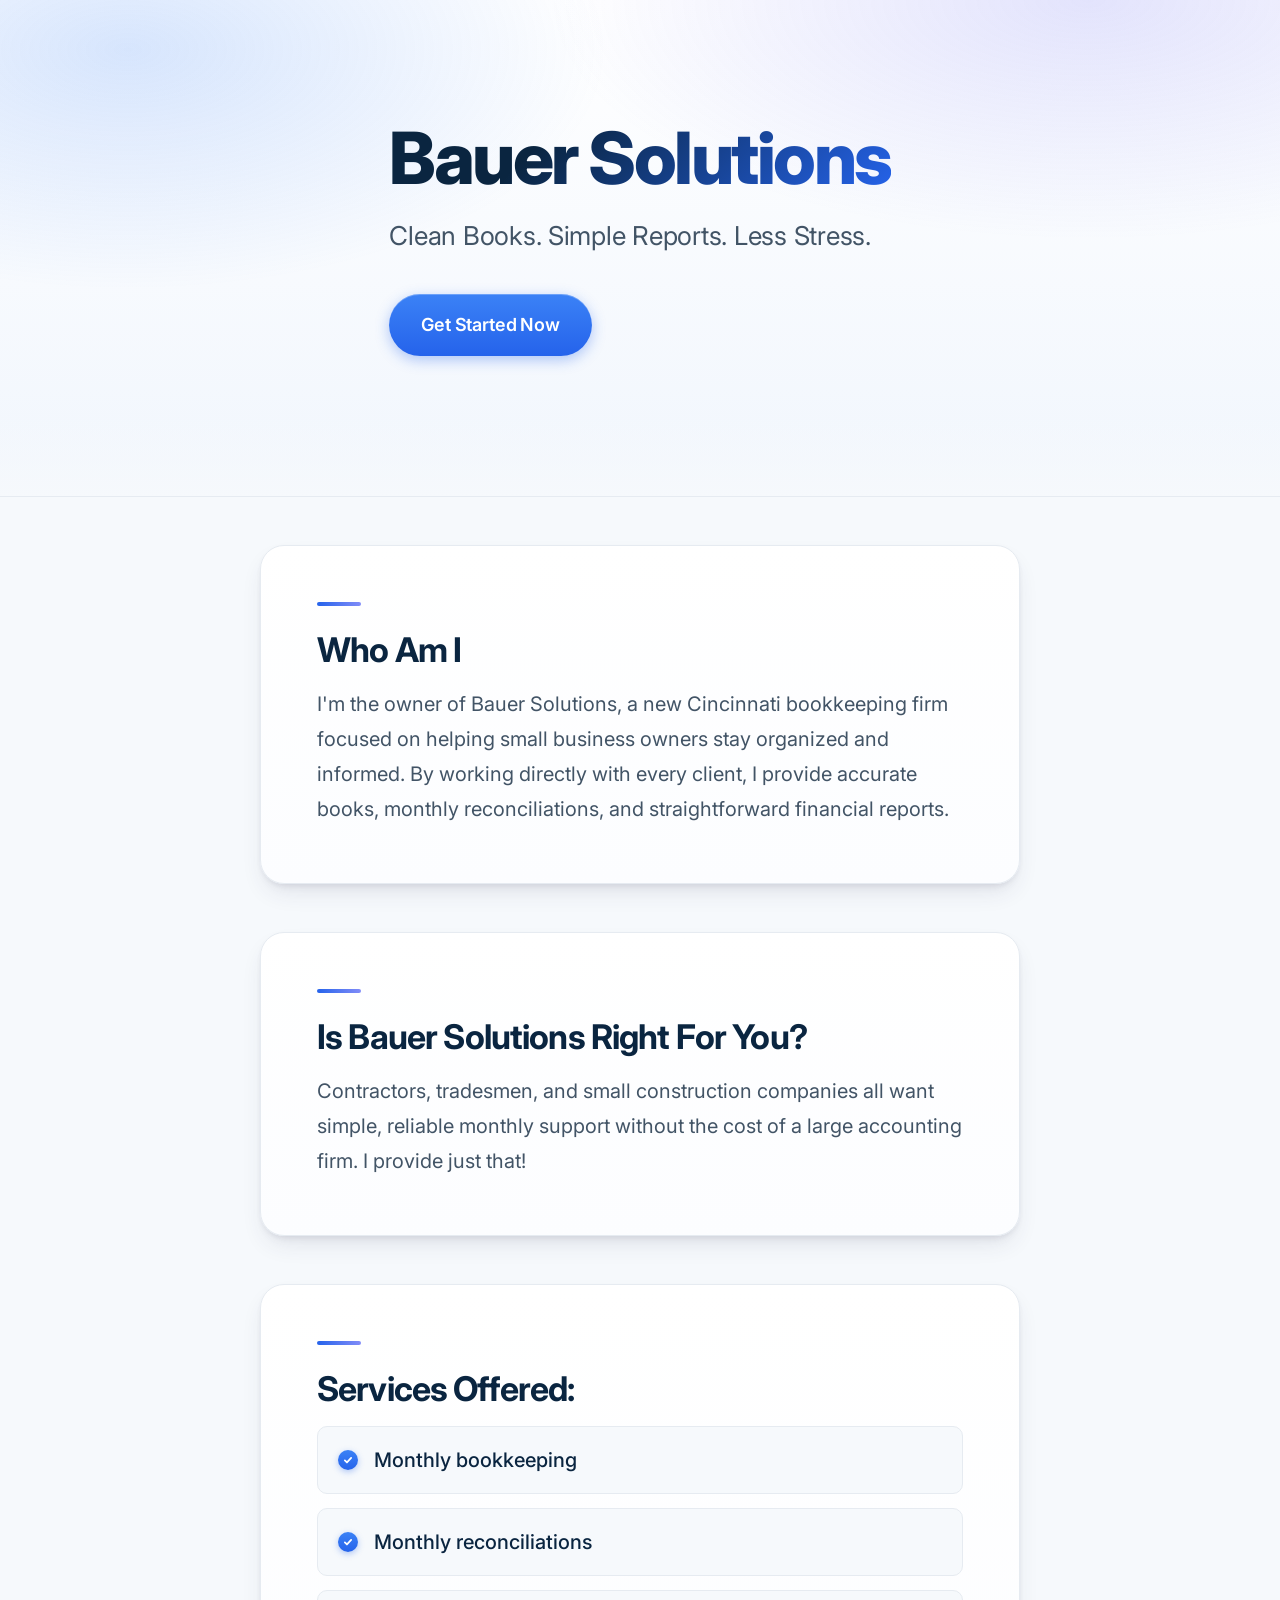
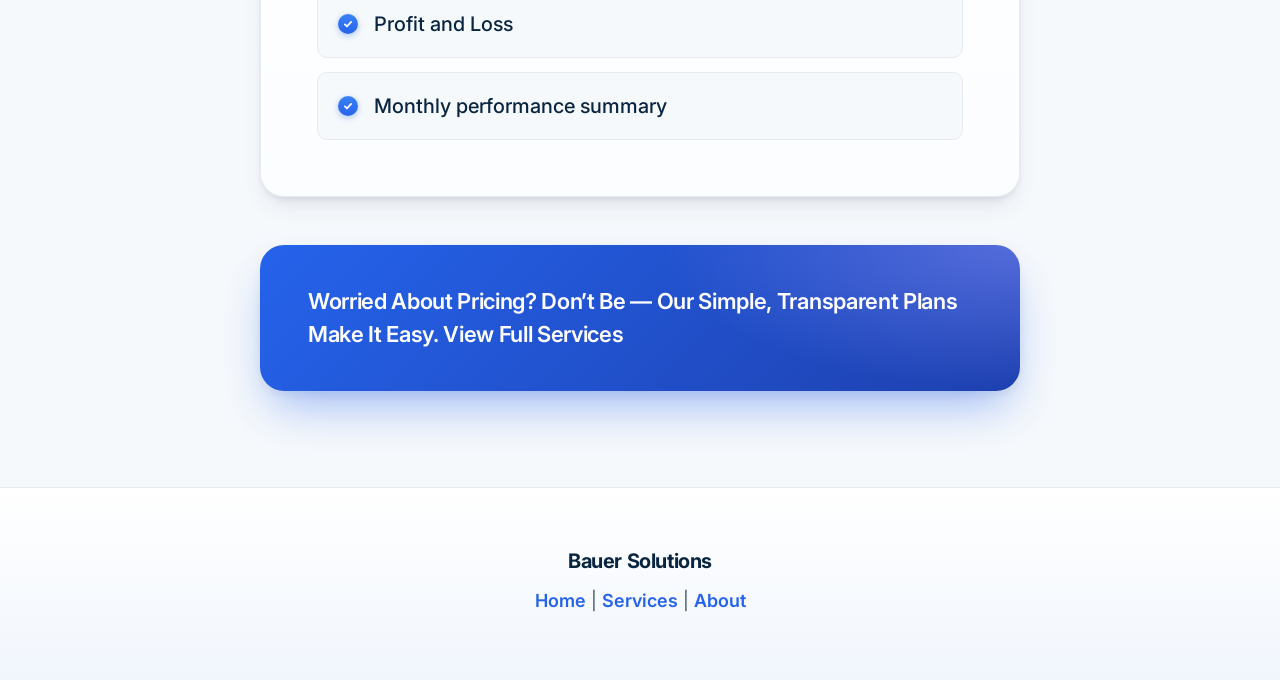
<file: index.html>
<!DOCTYPE html>
<html lang="en">
<head>
  <meta charset="UTF-8">
  <meta name="viewport" content="width=device-width, initial-scale=1.0">
  <title>Bauer Solutions</title>
  <link rel="icon" href="/assets/favicon.ico">
  <link rel="preconnect" href="https://fonts.googleapis.com">
  <link rel="preconnect" href="https://fonts.gstatic.com" crossorigin>
  <link href="https://fonts.googleapis.com/css2?family=Inter:wght@400;500;600;700;800&display=swap" rel="stylesheet">
  <link rel="stylesheet" href="style.css">
</head>
<body>

  <header class="hero">
    <div class="header-flex">
      <div class="hero-text">
        <h1>Bauer Solutions</h1>
        <p>Clean Books. Simple Reports. Less Stress.</p>
        <a class="cta-button" href="about.html">Get Started Now</a>
      </div>
    </div>
  </header>

  <main>
    <section class="section">
      <h2>Who Am I</h2>
      <p>I'm the owner of Bauer Solutions, a new Cincinnati bookkeeping firm focused on helping small business owners stay organized and informed. By working directly with every client, I provide accurate books, monthly reconciliations, and straightforward financial reports. </p>
    </section>

    <section class="section">
      <h2>Is Bauer Solutions Right For You?</h2>
      <p>Contractors, tradesmen, and small construction companies all want simple, reliable monthly support without the cost of a large accounting firm. I provide just that!</p>
    </section>

    <section class="section">
      <h2>Services Offered:</h2>
      <ul>
        <li>Monthly bookkeeping</li>
        <li>Monthly reconciliations</li>
        <li>Profit and Loss</li>
        <li>Monthly performance summary</li>
      </ul>
    </section>

    <section class="section-wide">
      <a class="pricing-banner" href="services.html">Worried About Pricing? Don’t Be — Our Simple, Transparent Plans Make It Easy. View Full Services</a>
    </section>
  </main>

<footer class="footer">
    <p>Bauer Solutions</p>
    <a class="nav-link" href="index.html">Home</a>
    |
    <a class="nav-link" href="services.html">Services</a>
    |
    <a class="nav-link" href="about.html">About</a>
  </footer>

</body>
</html>
</file>
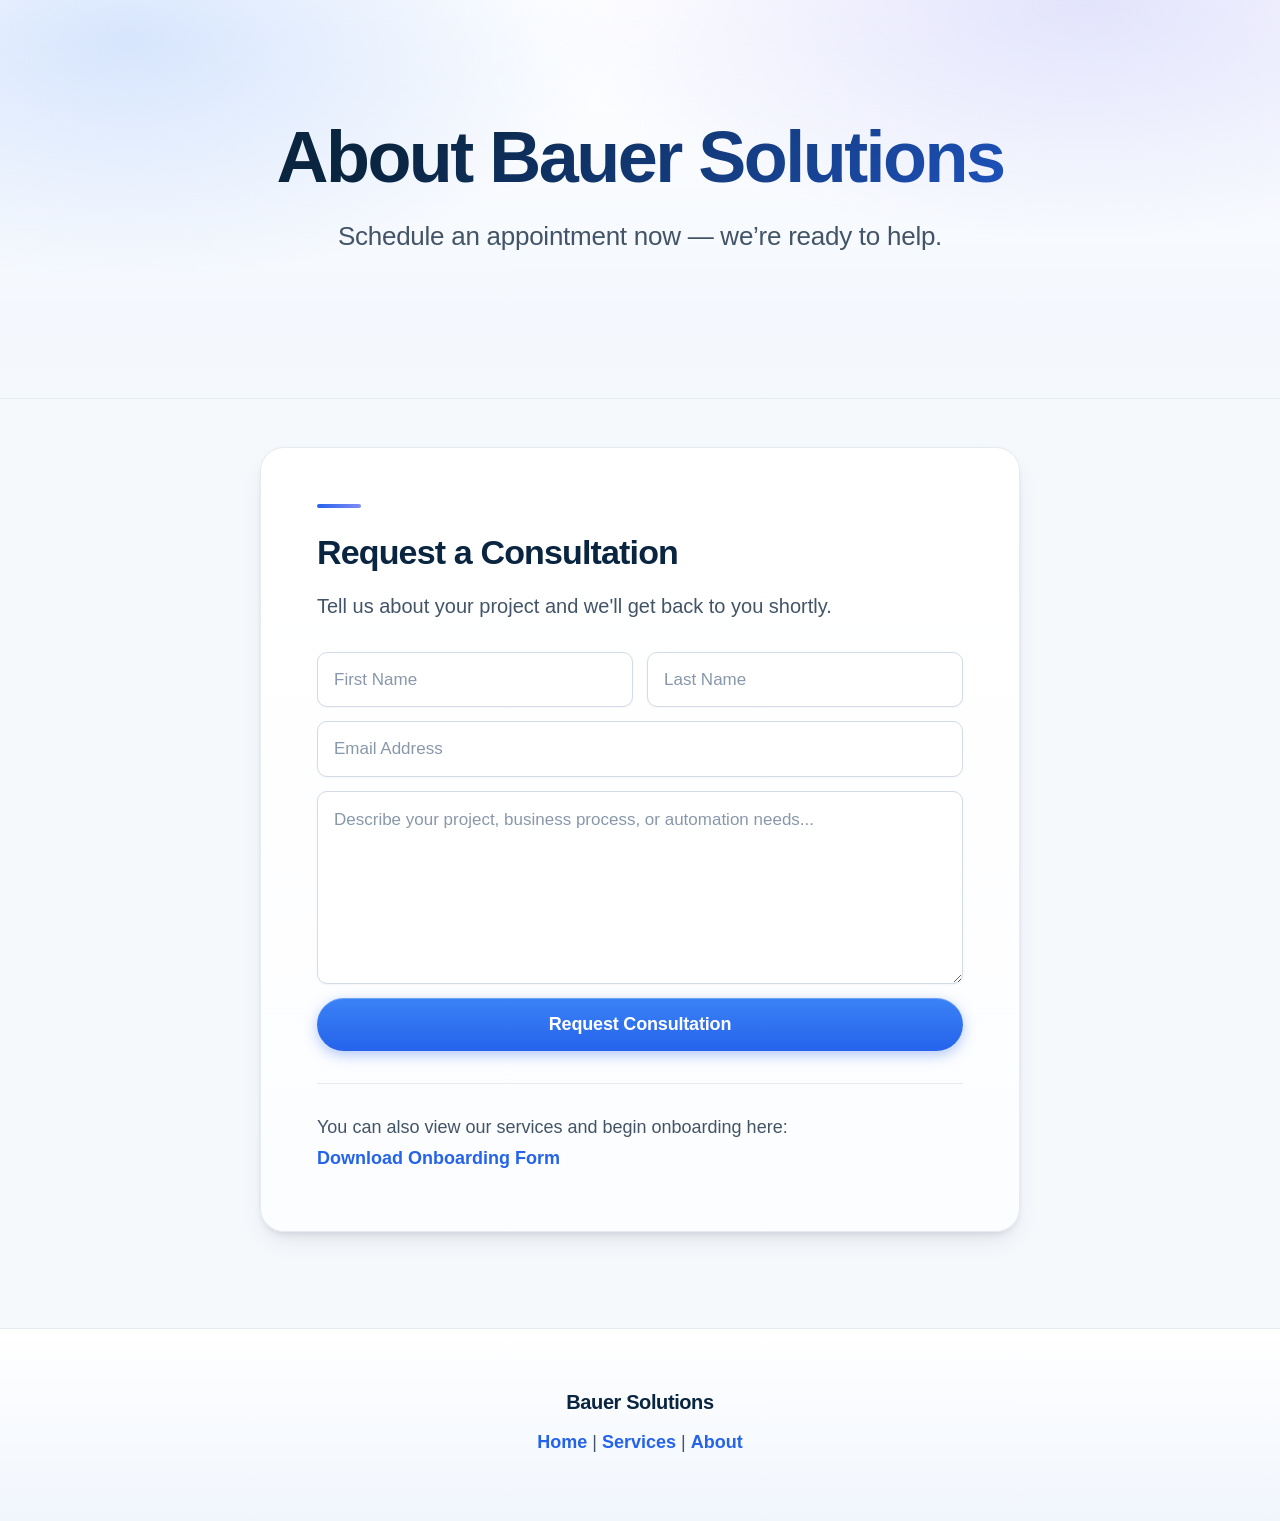
<file: about.html>
<!DOCTYPE html>
<html lang="en">
<head>
    <meta charset="UTF-8">
    <meta name="viewport" content="width=device-width, initial-scale=1.0">
    <title>About Bauer Solutions</title>
    <link rel="icon" href="/assets/favicon.ico">

    <link rel="stylesheet" href="style.css">
</head>

<body>

    <header class="hero">
        <h1>About Bauer Solutions</h1>
        <p>Schedule an appointment now — we’re ready to help.</p>
    </header>


<section class="section">
<div class="contact-card">
    <h2>Request a Consultation</h2>
    <p>Tell us about your project and we'll get back to you shortly.</p>

    <form action="https://formspree.io/f/xaeezqkl" method="POST">

        <input
            type="text"
            name="First Name"
            placeholder="First Name"
            required>

        <input
            type="text"
            name="Last Name"
            placeholder="Last Name"
            required>

        <input
            type="email"
            name="Email"
            placeholder="Email Address"
            required>

        <textarea
            name="Project Description"
            placeholder="Describe your project, business process, or automation needs..."
            rows="6"
            required></textarea>

        <button type="submit">
            Request Consultation
        </button>

    </form>
</div>

    <p>
        You can also view our services and begin onboarding here:<br>
  <a href="/OnboardingForm.pdf" download>
    Download Onboarding Form
</a>
    </p>
</section>

<footer class="footer">
    <p>Bauer Solutions</p>
    <a class="nav-link" href="index.html">Home</a>
    |
    <a class="nav-link" href="services.html">Services</a>
    |
    <a class="nav-link" href="about.html">About</a>
  </footer>

</body>
</html>
</file>
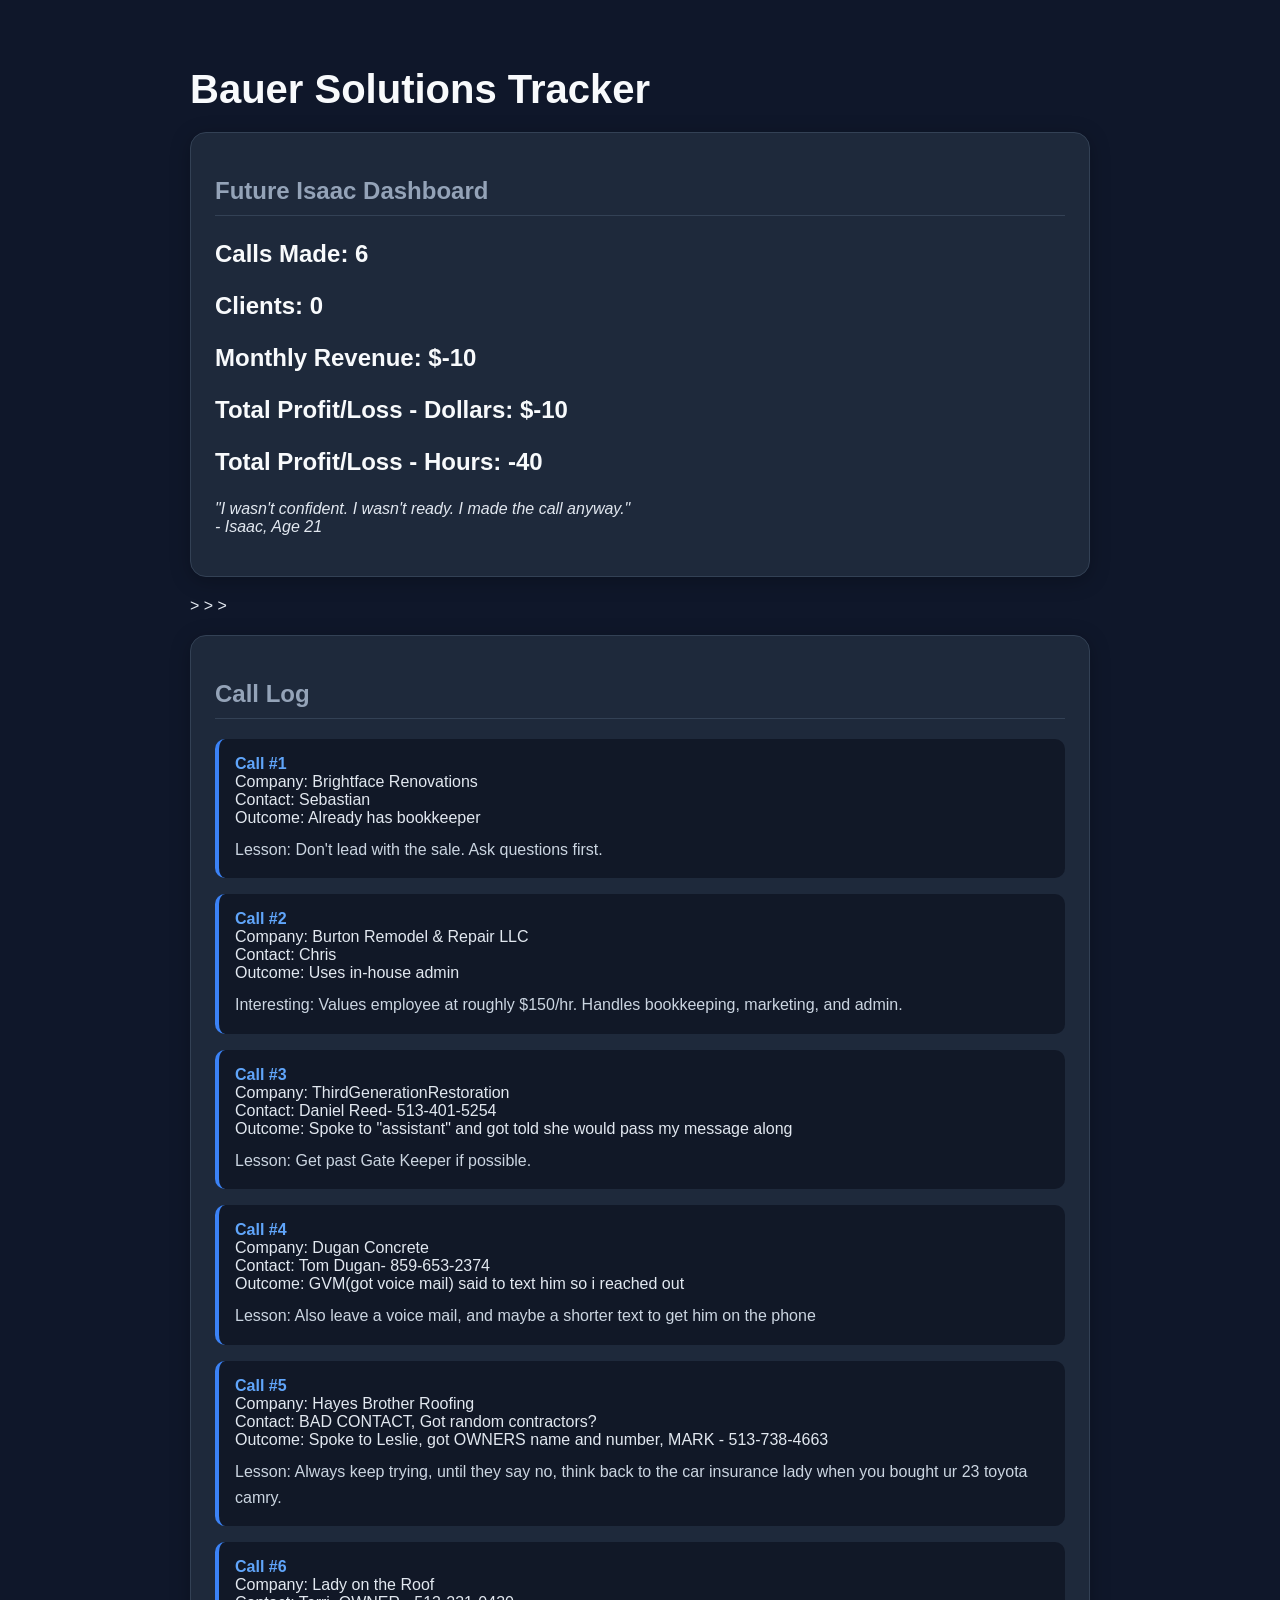
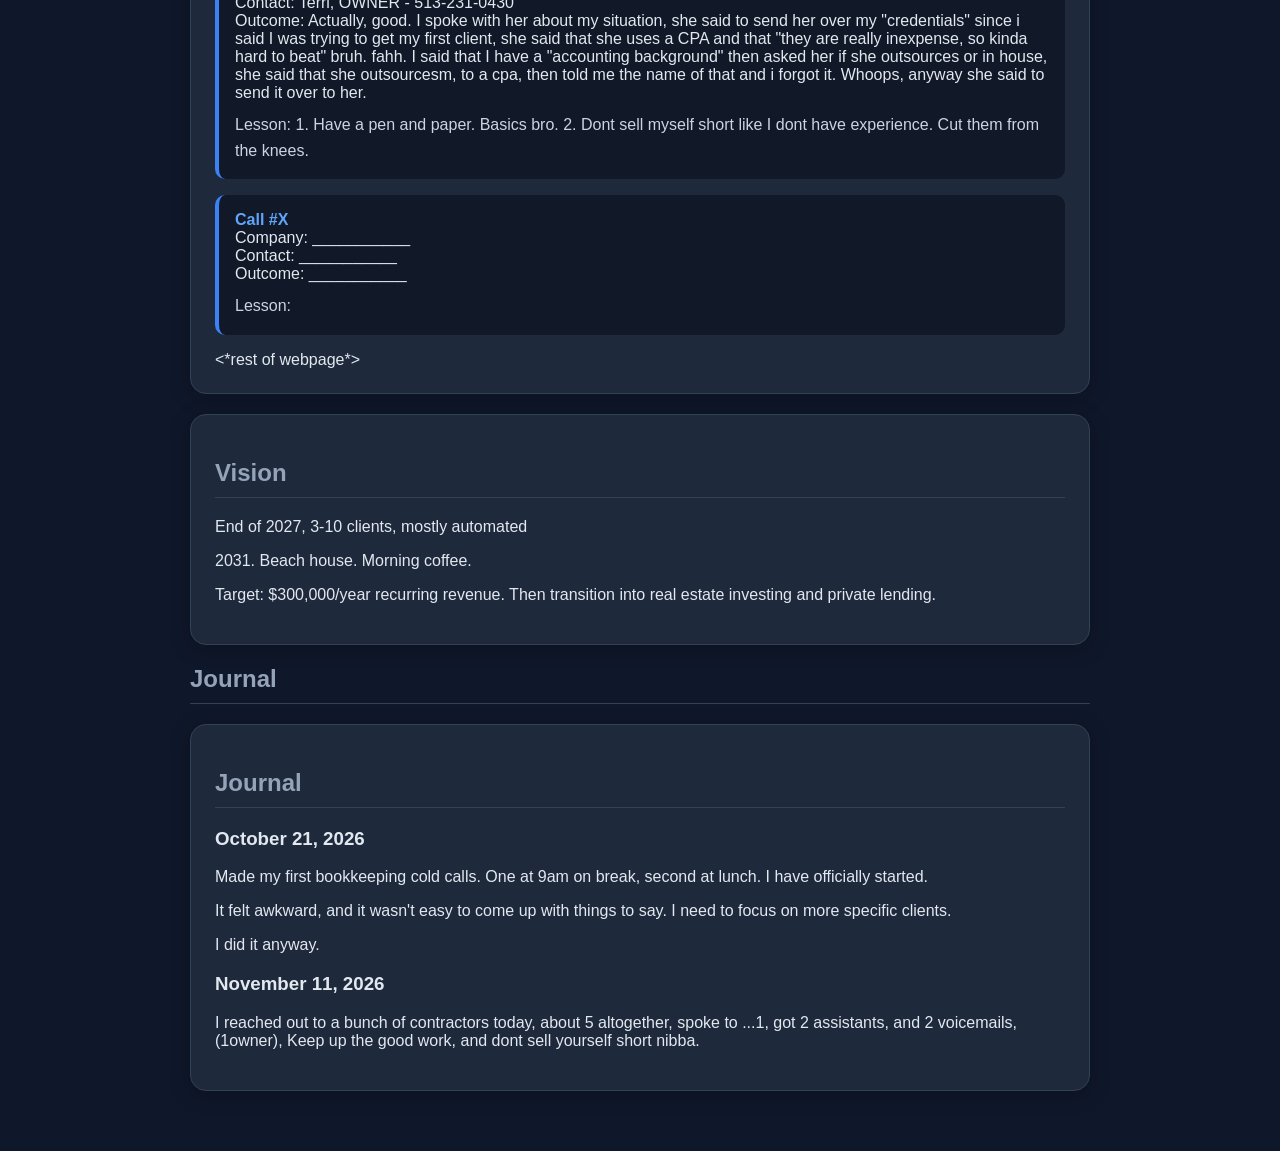
<file: DashBoard.html>
<!DOCTYPE html>
<html lang="en">
<head>
<meta charset="UTF-8">
<meta name="viewport" content="width=device-width, initial-scale=1.0">
<title>Bauer Solutions Tracker</title>
<link rel="stylesheet" href="DashStyle.css">
</head>

<body>

<h1>Bauer Solutions Tracker</h1>

<div class="card">
<h2>Future Isaac Dashboard</h2>

<p class="stat">Calls Made: 6</p>
<p class="stat">Clients: 0</p>
<p class="stat">Monthly Revenue: $-10</p>
<p class="stat">Total Profit/Loss - Dollars: $-10</p>
<p class="stat">Total Profit/Loss - Hours: -40</p>

<p>
<i>
"I wasn't confident. I wasn't ready.
I made the call anyway."
<br>- Isaac, Age 21
</i>
</p>
</div>

<!*call log*>>
<!*call log*>>
<!*call log*>>    

<div class="card">

<h2>Call Log</h2>

<div class="call">
<strong>Call #1</strong><br>
Company: Brightface Renovations<br>
Contact: Sebastian<br>
Outcome: Already has bookkeeper<br>

<div class="note">
Lesson: Don't lead with the sale.
Ask questions first.
</div>
</div>

<div class="call">
<strong>Call #2</strong><br>
Company: Burton Remodel & Repair LLC<br>
Contact: Chris<br>
Outcome: Uses in-house admin<br>

<div class="note">
Interesting:
Values employee at roughly $150/hr.
Handles bookkeeping, marketing, and admin.
</div>
</div>
<!*V--ADD NEW BELOW THIS----V*>

<div class="call">
<strong>Call #3</strong><br>
Company: ThirdGenerationRestoration<br>
Contact: Daniel Reed- 513-401-5254<br>
Outcome: Spoke to "assistant" and got told she would pass my message along<br>

<div class="note">
Lesson: Get past Gate Keeper if possible.
</div>
</div>

<div class="call">
<strong>Call #4</strong><br>
Company: Dugan Concrete<br>
Contact: Tom Dugan- 859-653-2374<br>
Outcome: GVM(got voice mail) said to text him so i reached out<br>

<div class="note">
Lesson: Also leave a voice mail, and maybe a shorter text to get him on the phone
</div>
</div>

<div class="call">
<strong>Call #5</strong><br>
Company: Hayes Brother Roofing<br>
Contact: BAD CONTACT, Got random contractors?<br>
Outcome: Spoke to Leslie, got OWNERS name and number, MARK - 513-738-4663<br>

<div class="note">
Lesson: Always keep trying, until they say no, think back to the car insurance lady when you bought ur 23 toyota camry.
</div>
</div>
    
<div class="call">
<strong>Call #6</strong><br>
Company: Lady on the Roof<br>
Contact: Terri, OWNER - 513-231-0430 <br>
Outcome: Actually, good. I spoke with her about my situation, she said to send her over my "credentials" since i said I was trying to get my first client, she said that she uses a CPA and that "they are really inexpense, so kinda hard to beat" bruh. fahh. I said that I have a "accounting background" then asked her if she outsources or in house, she said that she outsourcesm, to a cpa, then told me the name of that and i forgot it. Whoops, anyway she said to send it over to her.<br>

<div class="note">
Lesson: 1. Have a pen and paper. Basics bro. 2. Dont sell myself short like I dont have experience. Cut them from the knees.
</div>
</div>

    

<!-- COPY THIS BLOCK FOR NEW CALLS -->    

<div class="call">
<strong>Call #X</strong><br>
Company: ___________<br>
Contact: ___________<br>
Outcome: ___________<br>

<div class="note">
Lesson:
</div>
</div>
<!*V--ADD NEW BELOW THIS----V*>
<!*DONT FORGET TO UPDATE TOTAL CALLS**>



<*rest of webpage*>

</div>

<div class="card">
<h2>Vision</h2>

<p>
End of 2027, 3-10 clients, mostly automated
</p>
    
<p>
2031.
Beach house.
Morning coffee.
</p>

<p>
Target:
$300,000/year recurring revenue.
Then transition into real estate investing and private lending.
</p>
</div>

<div class="Journal">
<h2>Journal</h2>

<div class="card">
    <h2>Journal</h2>

    <h3>October 21, 2026</h3>

    <p>
        Made my first bookkeeping cold calls. One at 9am on break,
        second at lunch. I have officially started.
    </p>

    <p>
        It felt awkward, and it wasn't easy to come up with things to say.
        I need to focus on more specific clients.
    </p>

    <p>
        I did it anyway.
    </p>

    <h3>November 11, 2026</h3>
      <p>
        I reached out to a bunch of contractors today, about 5 altogether, spoke to ...1, got 2 assistants, and 2 voicemails, (1owner),
        Keep up the good work, and dont sell yourself short nibba.
    
    </p>
  
</div>

</body>
</html>
</file>
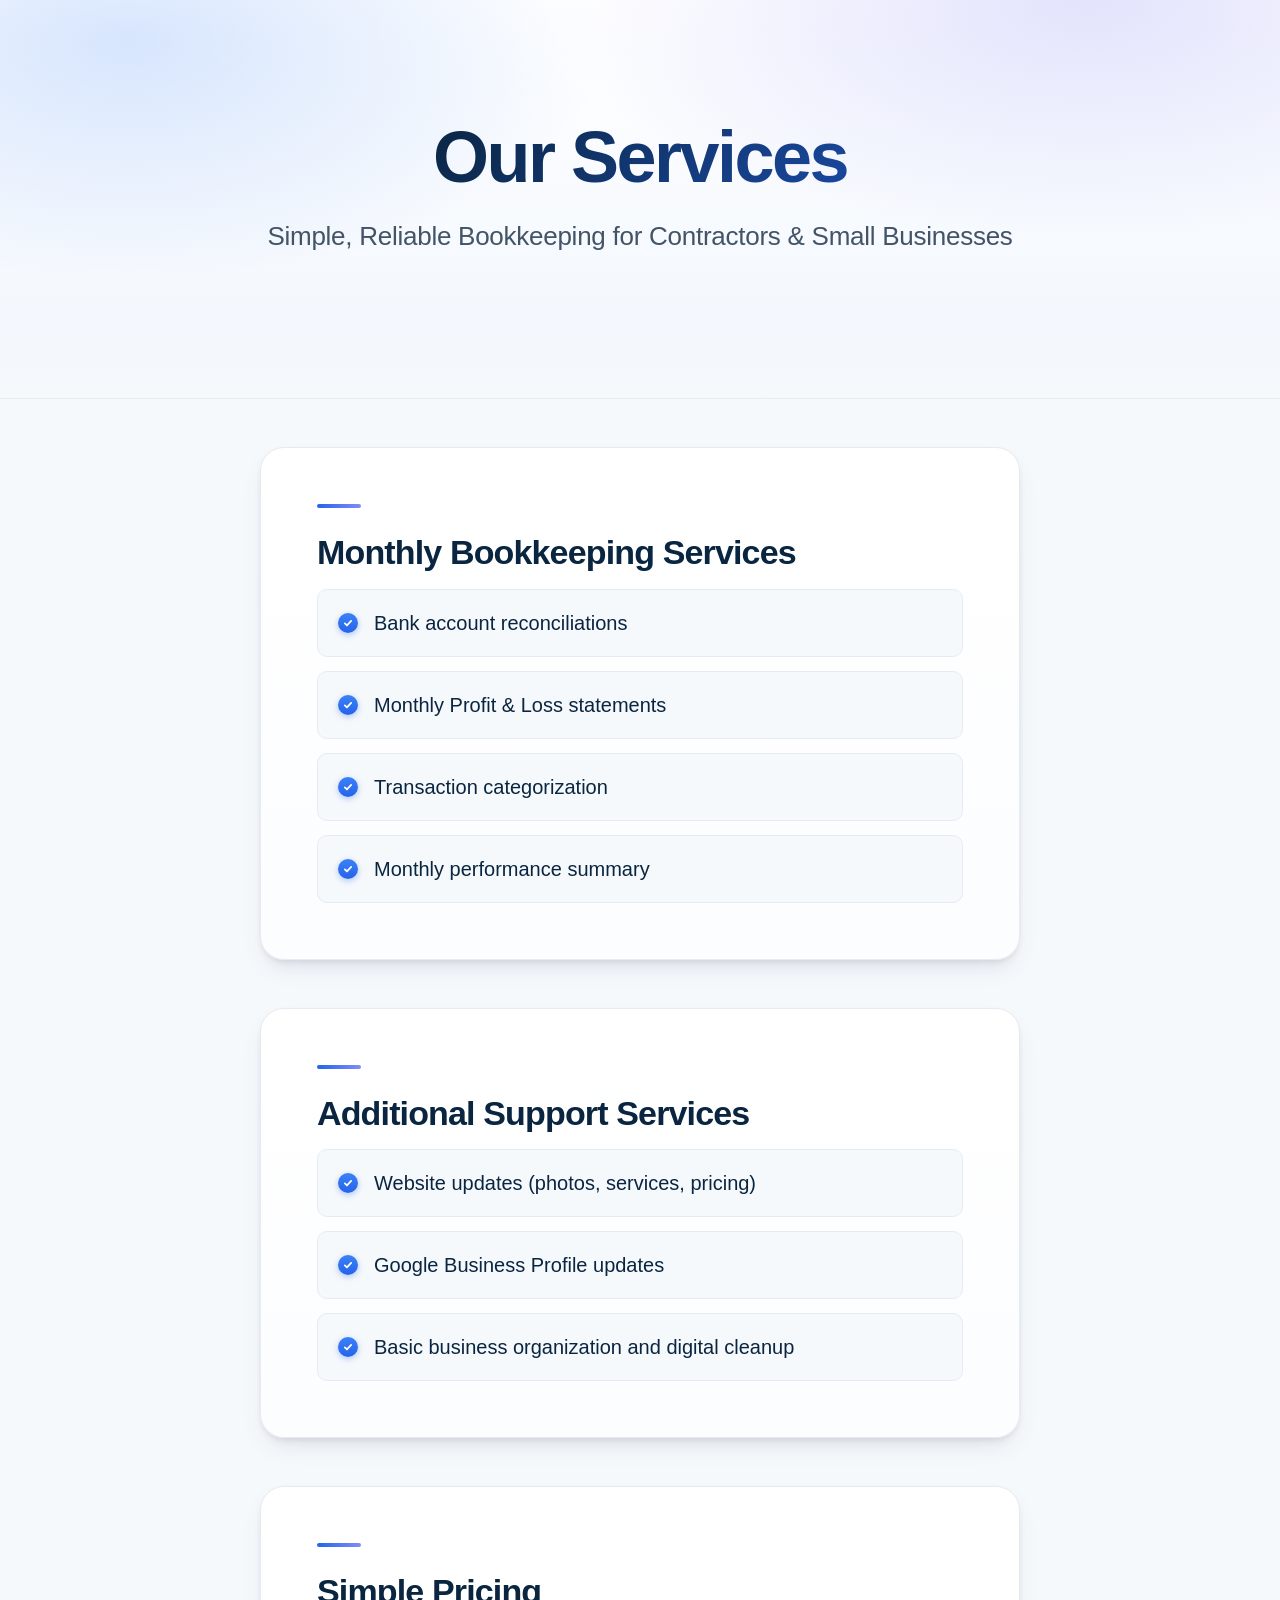
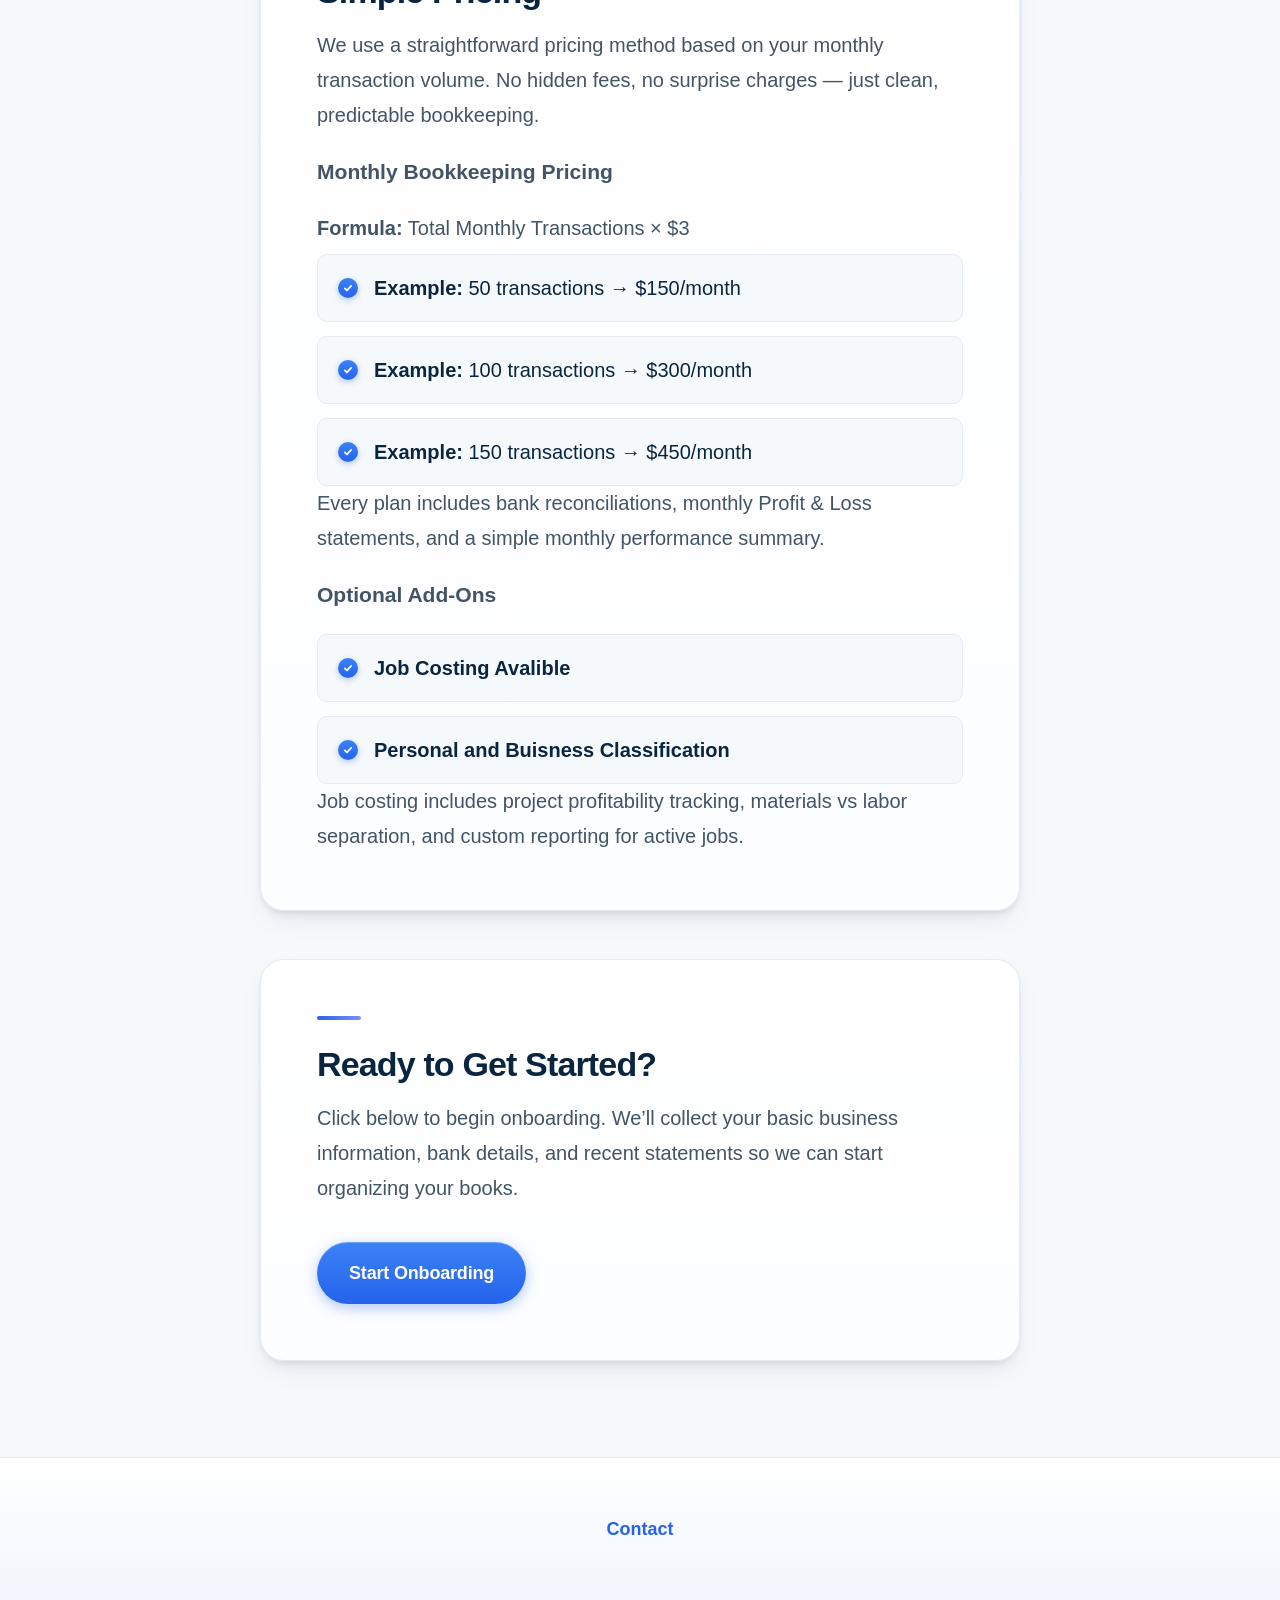
<file: Services.html>
<!DOCTYPE html>
<html lang="en">
<head>
    <meta charset="UTF-8">
    <meta name="viewport" content="width=device-width, initial-scale=1.0">
    <title>Services – Bauer Solutions</title>
    <link rel="stylesheet" href="style.css">
</head>

<body>

    <header class="hero">
        <h1>Our Services</h1>
        <p>Simple, Reliable Bookkeeping for Contractors & Small Businesses</p>
    </header>

    <section class="section">
        <h2>Monthly Bookkeeping Services</h2>
        <ul>
            <li>Bank account reconciliations</li>
            <li>Monthly Profit & Loss statements</li>
            <li>Transaction categorization</li>
            <li>Monthly performance summary</li>
        </ul>
    </section>

    <section class="section">
        <h2>Additional Support Services</h2>
        <ul>
            <li>Website updates (photos, services, pricing)</li>
            <li>Google Business Profile updates</li>
            <li>Basic business organization and digital cleanup</li>
        </ul>
    </section>

    <!-- Simple Pricing (Transaction × 3) -->
    <section class="section">
        <h2>Simple Pricing</h2>
        <p>
            We use a straightforward pricing method based on your monthly transaction volume. 
            No hidden fees, no surprise charges — just clean, predictable bookkeeping.
        </p>

        <h3>Monthly Bookkeeping Pricing</h3>
        <p><strong>Formula:</strong> Total Monthly Transactions × $3</p>

        <ul>
            <li><strong>Example:</strong> 50 transactions → $150/month</li>
            <li><strong>Example:</strong> 100 transactions → $300/month</li>
            <li><strong>Example:</strong> 150 transactions → $450/month</li>
        </ul>

        <p>
            Every plan includes bank reconciliations, monthly Profit & Loss statements, 
            and a simple monthly performance summary.
        </p>

        <h3>Optional Add‑Ons</h3>
        <ul>
            <li><strong>Job Costing Avalible</strong>
            <li><strong>Personal and Buisness Classification</strong>
        </ul>

        <p>
            Job costing includes project profitability tracking, materials vs labor separation, 
            and custom reporting for active jobs.
        </p>
    </section>

    <!-- CTA -->
    <section class="section">
        <h2>Ready to Get Started?</h2>
        <p>
            Click below to begin onboarding. We’ll collect your basic business information, 
            bank details, and recent statements so we can start organizing your books.
        </p>
        <a href="Contact.html" class="cta-button">Start Onboarding</a>
    </section>

    <!-- Footer -->
    <footer class="footer">
        <a href="Contact.html" class="nav-link">Contact</a>
    </footer>

</body>
</html>
</file>
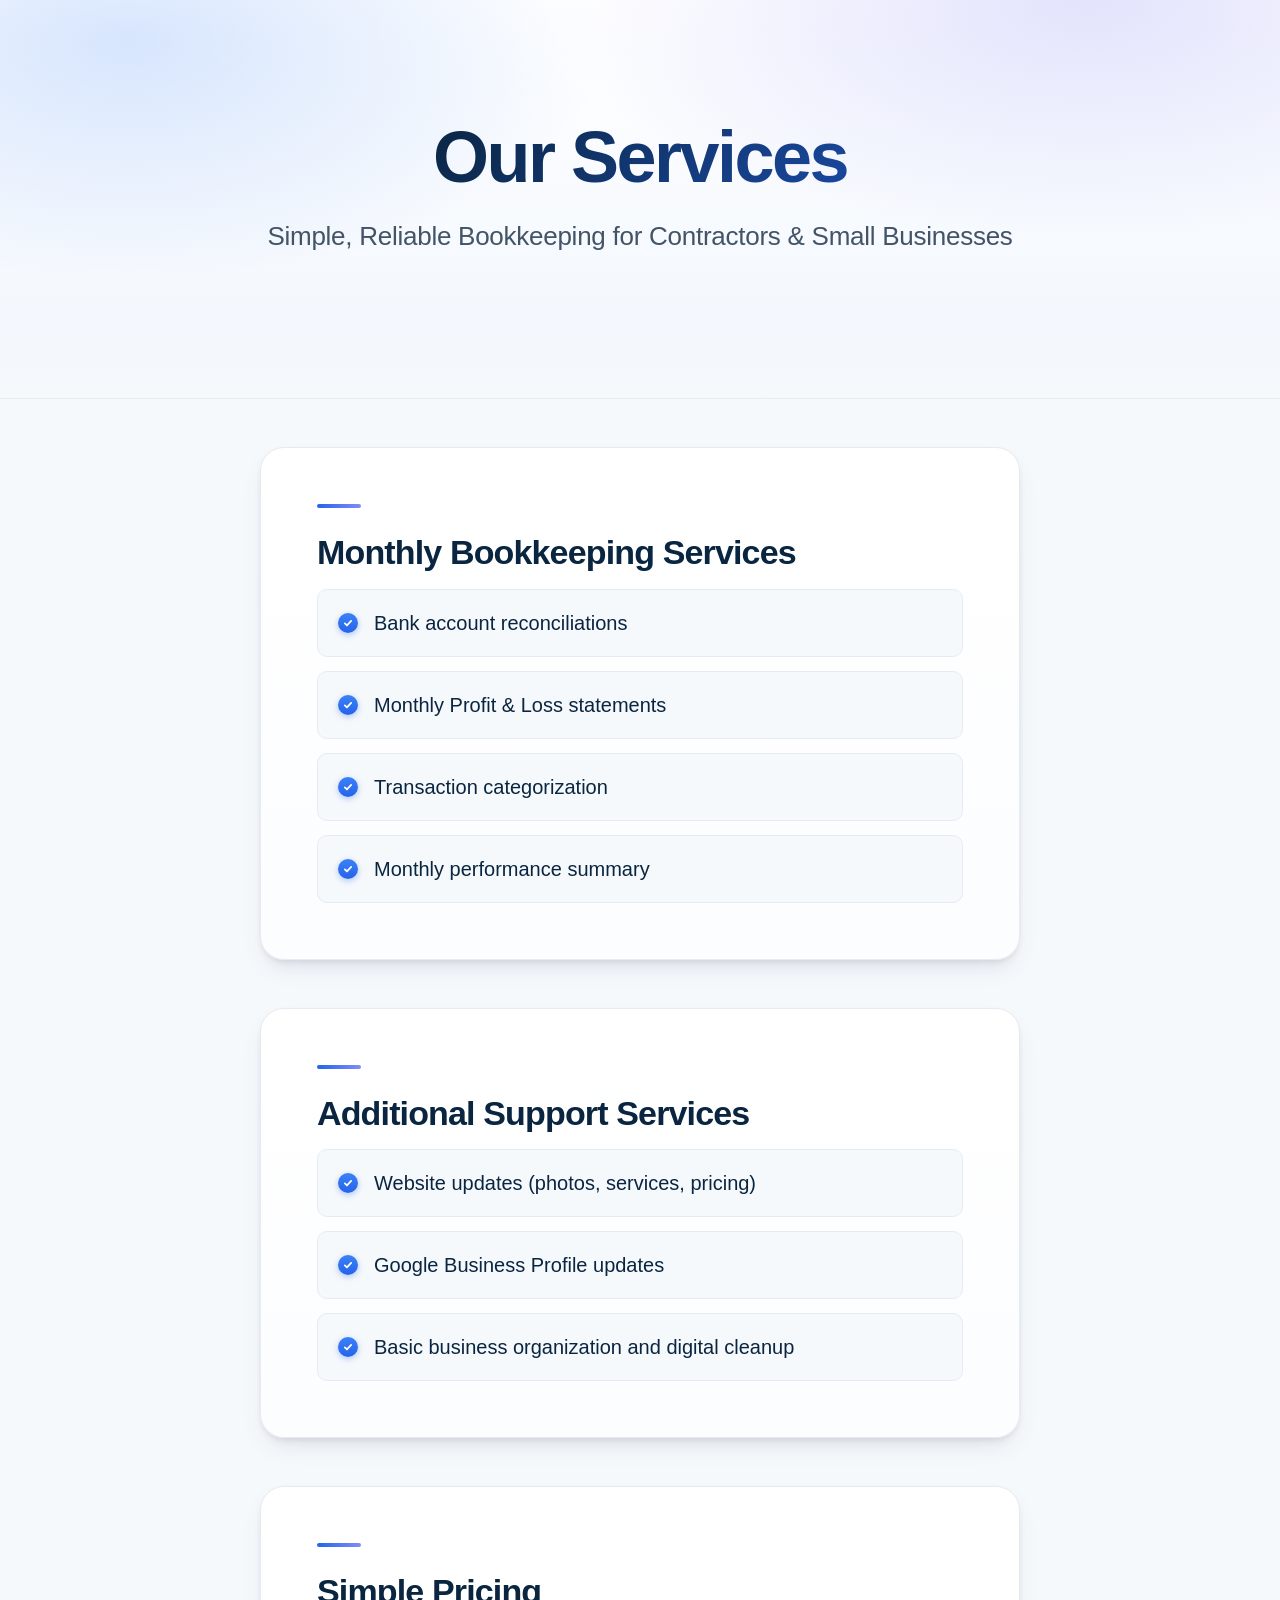
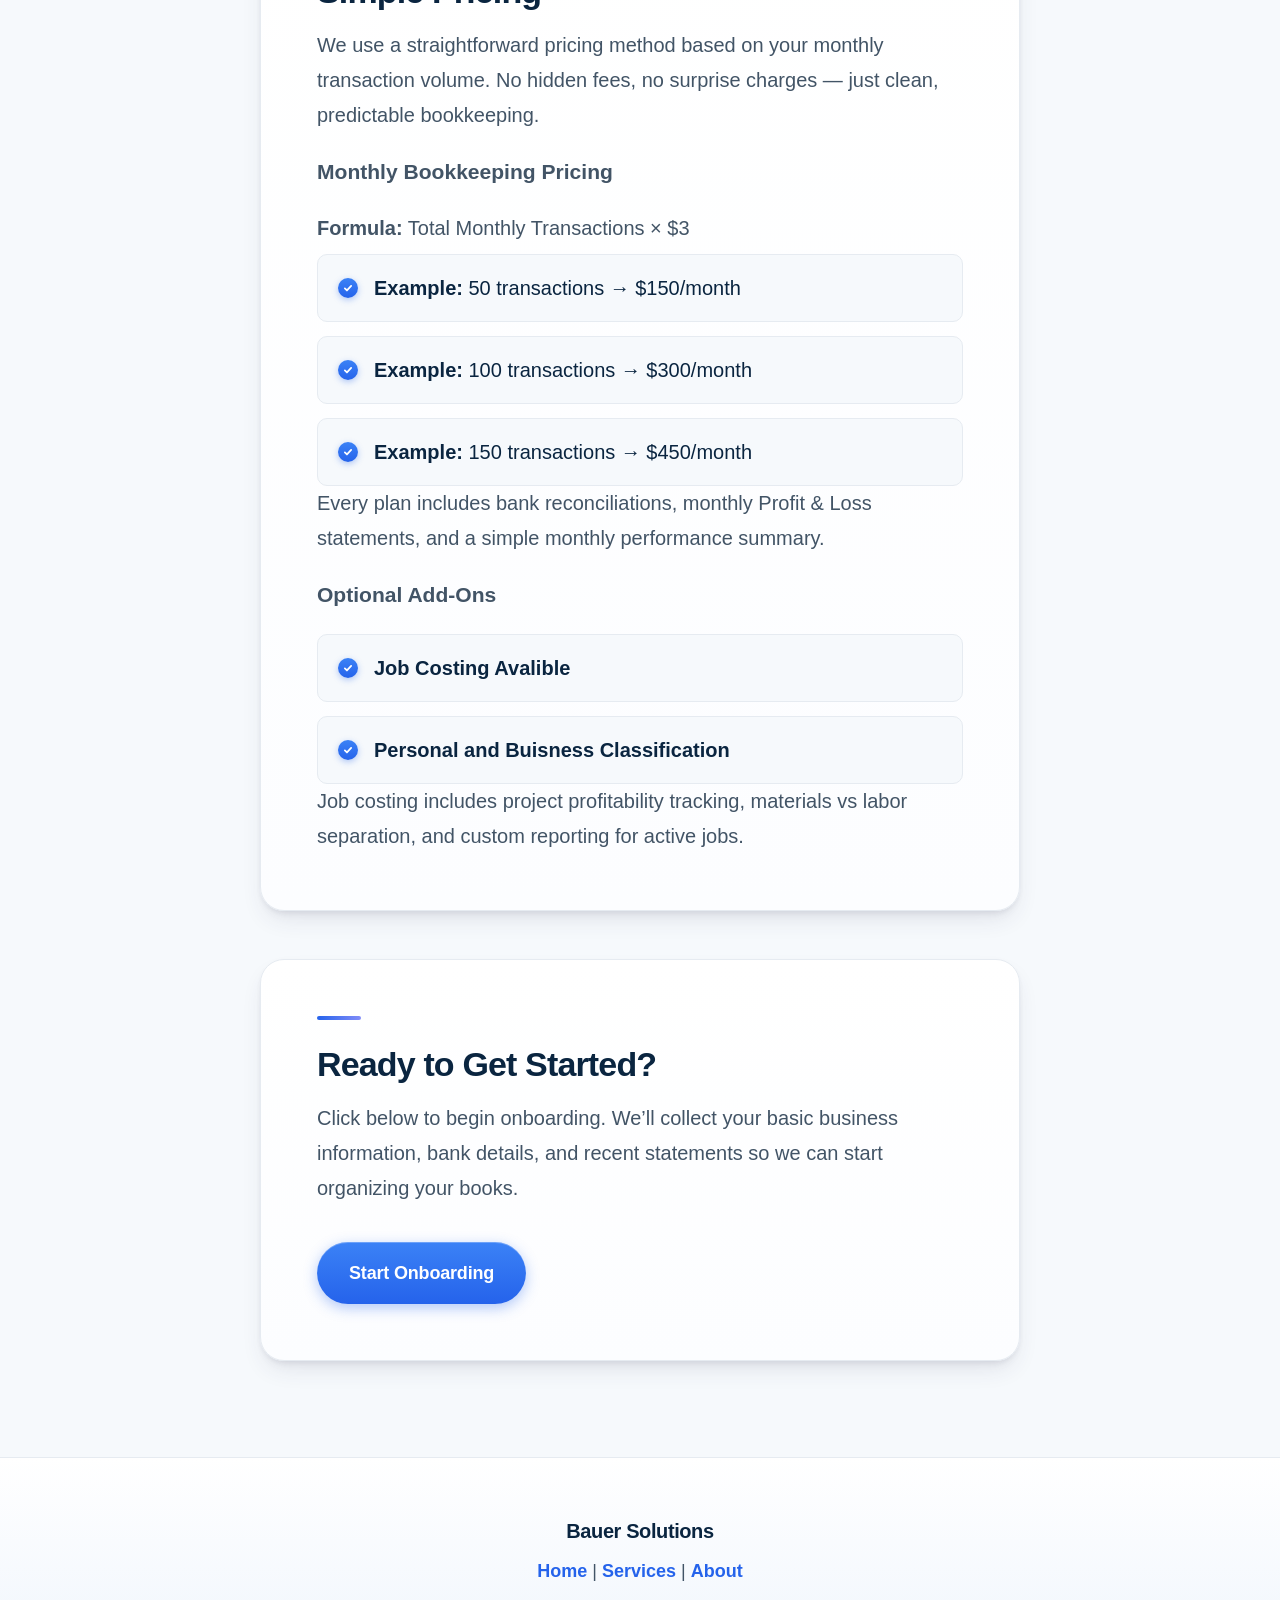
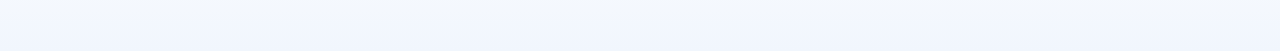
<file: services.html>
<!DOCTYPE html>
<html lang="en">
<head>
    <meta charset="UTF-8">
    <meta name="viewport" content="width=device-width, initial-scale=1.0">
    <title>Services – Bauer Solutions</title>
    <link rel="icon" href="/assets/favicon.ico">
    <link rel="stylesheet" href="style.css">
</head>

<body>

    <header class="hero">
        <h1>Our Services</h1>
        <p>Simple, Reliable Bookkeeping for Contractors & Small Businesses</p>
    </header>

    <section class="section">
        <h2>Monthly Bookkeeping Services</h2>
        <ul>
            <li>Bank account reconciliations</li>
            <li>Monthly Profit & Loss statements</li>
            <li>Transaction categorization</li>
            <li>Monthly performance summary</li>
        </ul>
    </section>

    <section class="section">
        <h2>Additional Support Services</h2>
        <ul>
            <li>Website updates (photos, services, pricing)</li>
            <li>Google Business Profile updates</li>
            <li>Basic business organization and digital cleanup</li>
        </ul>
    </section>

    <!-- Simple Pricing (Transaction × 3) -->
    <section class="section">
        <h2>Simple Pricing</h2>
        <p>
            We use a straightforward pricing method based on your monthly transaction volume. 
            No hidden fees, no surprise charges — just clean, predictable bookkeeping.
        </p>

        <h3>Monthly Bookkeeping Pricing</h3>
        <p><strong>Formula:</strong> Total Monthly Transactions × $3</p>

        <ul>
            <li><strong>Example:</strong> 50 transactions → $150/month</li>
            <li><strong>Example:</strong> 100 transactions → $300/month</li>
            <li><strong>Example:</strong> 150 transactions → $450/month</li>
        </ul>

        <p>
            Every plan includes bank reconciliations, monthly Profit & Loss statements, 
            and a simple monthly performance summary.
        </p>

        <h3>Optional Add‑Ons</h3>
        <ul>
            <li><strong>Job Costing Avalible</strong></li>    
            <li><strong>Personal and Buisness Classification</strong></li>    
        </ul>

        <p>
            Job costing includes project profitability tracking, materials vs labor separation, 
            and custom reporting for active jobs.
        </p>
    </section>

    <!-- CTA -->
    <section class="section">
        <h2>Ready to Get Started?</h2>
        <p>
            Click below to begin onboarding. We’ll collect your basic business information, 
            bank details, and recent statements so we can start organizing your books.
        </p>
        <a href="about.html" class="cta-button">Start Onboarding</a>
    </section>

    <!-- Footer -->
<footer class="footer">
    <p>Bauer Solutions</p>
    <a class="nav-link" href="index.html">Home</a>
    |
    <a class="nav-link" href="services.html">Services</a>
    |
    <a class="nav-link" href="about.html">About</a>
  </footer>

</body>
</html>
</file>
<file: style.css>
/* ---------- Modern Design ---------- */

:root {
  --blue-600: #2563eb;
  --blue-500: #3b82f6;
  --blue-700: #1d4ed8;
  --blue-50:  #eff6ff;
  --ink-900:  #0a2540;
  --ink-700:  #425466;
  --ink-500:  #6b7c93;
  --line:     #e6ebf1;
  --bg:       #f6f9fc;
  --white:    #ffffff;

  --radius-sm: 10px;
  --radius-md: 16px;
  --radius-lg: 24px;

  --shadow-sm: 0 1px 2px rgba(10, 37, 64, 0.04), 0 2px 6px rgba(10, 37, 64, 0.04);
  --shadow-md: 0 2px 4px rgba(10, 37, 64, 0.04), 0 12px 24px -6px rgba(50, 50, 93, 0.12), 0 6px 12px -6px rgba(0, 0, 0, 0.08);
  --shadow-lg: 0 4px 8px rgba(10, 37, 64, 0.04), 0 30px 60px -12px rgba(50, 50, 93, 0.22), 0 18px 36px -18px rgba(0, 0, 0, 0.18);
  --shadow-blue: 0 4px 14px rgba(37, 99, 235, 0.35);
}

/* ---------- Global ---------- */
*, *::before, *::after { box-sizing: border-box; }

html { scroll-behavior: smooth; }

body {
  margin: 0;
  padding: 0;
  font-family: 'Inter', -apple-system, BlinkMacSystemFont, 'Segoe UI', sans-serif;
  font-size: 18px;
  line-height: 1.7;
  color: var(--ink-700);
  background:
    radial-gradient(1200px 500px at 50% -100px, rgba(59, 130, 246, 0.10), transparent 70%),
    var(--bg);
  text-align: center;
  -webkit-font-smoothing: antialiased;
  -moz-osx-font-smoothing: grayscale;
}

/* ---------- Hero ---------- */
.hero {
  position: relative;
  overflow: hidden;
  padding: 120px 24px 140px;
  background:
    radial-gradient(900px 400px at 85% 0%, rgba(99, 102, 241, 0.18), transparent 60%),
    radial-gradient(800px 400px at 10% 10%, rgba(59, 130, 246, 0.20), transparent 60%),
    linear-gradient(180deg, #ffffff 0%, #f1f6fd 100%);
  border-bottom: 1px solid var(--line);
}

.hero::after {
  content: "";
  position: absolute;
  left: 0; right: 0; bottom: -1px;
  height: 80px;
  background: linear-gradient(180deg, rgba(246, 249, 252, 0), var(--bg));
  pointer-events: none;
}

.hero h1 {
  font-size: clamp(44px, 7vw, 72px);
  font-weight: 800;
  letter-spacing: -0.035em;
  line-height: 1.05;
  margin: 0 0 18px;
  background: linear-gradient(135deg, var(--ink-900) 30%, var(--blue-600) 100%);
  -webkit-background-clip: text;
  background-clip: text;
  -webkit-text-fill-color: transparent;
  color: var(--ink-900);
}

.hero p {
  font-size: clamp(20px, 2.4vw, 26px);
  font-weight: 400;
  color: var(--ink-700);
  margin: 0;
  letter-spacing: -0.01em;
}

.header-flex {
  display: flex;
  align-items: center;
  justify-content: center;
  gap: 28px;
  position: relative;
  z-index: 1;
}

.hero-text { text-align: left; }

.logo-img {
  width: 96px;
  height: 96px;
  object-fit: contain;
  border-radius: var(--radius-md);
  box-shadow: var(--shadow-md);
  background: var(--white);
  padding: 8px;
}

/* ---------- Call-to-action Button ---------- */
.cta-button {
  display: inline-block;
  margin-top: 36px;
  padding: 16px 32px;
  font-size: 18px;
  font-weight: 600;
  letter-spacing: -0.01em;
  color: var(--white);
  text-decoration: none;
  background: linear-gradient(180deg, var(--blue-500) 0%, var(--blue-600) 100%);
  border-radius: 999px;
  box-shadow: var(--shadow-blue), inset 0 1px 0 rgba(255, 255, 255, 0.25);
  transition: transform 0.2s ease, box-shadow 0.2s ease, background 0.2s ease;
}

.cta-button:hover {
  background: linear-gradient(180deg, var(--blue-600) 0%, var(--blue-700) 100%);
  transform: translateY(-2px);
  box-shadow: 0 10px 24px rgba(37, 99, 235, 0.40), inset 0 1px 0 rgba(255, 255, 255, 0.25);
}

.cta-button:active { transform: translateY(0); }

.cta-button:focus-visible,
.pricing-banner:focus-visible,
.nav-link:focus-visible {
  outline: 3px solid rgba(59, 130, 246, 0.5);
  outline-offset: 3px;
}

/* ---------- Sections ---------- */
main { padding: 0 20px; }

.section {
  position: relative;
  width: 100%;
  max-width: 760px;
  margin: 48px auto;
  padding: 56px 56px;
  background: linear-gradient(180deg, #ffffff 0%, #fcfdff 100%);
  border: 1px solid var(--line);
  border-radius: var(--radius-lg);
  box-shadow: var(--shadow-md);
  text-align: left;
  transition: transform 0.25s ease, box-shadow 0.25s ease;
}

.section:hover {
  transform: translateY(-3px);
  box-shadow: var(--shadow-lg);
}

.section::before {
  content: "";
  display: block;
  width: 44px;
  height: 4px;
  margin-bottom: 24px;
  border-radius: 999px;
  background: linear-gradient(90deg, var(--blue-600), #818cf8);
}

.section h2 {
  margin: 0 0 16px;
  font-size: 34px;
  font-weight: 700;
  letter-spacing: -0.025em;
  line-height: 1.2;
  color: var(--ink-900);
}

.section p {
  margin: 0;
  font-size: 20px;
  line-height: 1.75;
  color: var(--ink-700);
}

/* ---------- Lists ---------- */
.section ul {
  list-style: none;
  margin: 8px 0 0;
  padding: 0;
  text-align: left;
}

.section li {
  position: relative;
  margin-bottom: 14px;
  padding: 16px 20px 16px 56px;
  font-size: 20px;
  font-weight: 500;
  color: var(--ink-900);
  background: var(--bg);
  border: 1px solid var(--line);
  border-radius: var(--radius-sm);
  transition: border-color 0.2s ease, background 0.2s ease;
}

.section li:last-child { margin-bottom: 0; }

.section li:hover {
  background: var(--blue-50);
  border-color: rgba(59, 130, 246, 0.35);
}

.section li::before {
  content: "";
  position: absolute;
  left: 20px;
  top: 50%;
  width: 20px;
  height: 20px;
  transform: translateY(-50%);
  border-radius: 50%;
  background:
    url("data:image/svg+xml,%3Csvg xmlns='http://www.w3.org/2000/svg' viewBox='0 0 20 20' fill='none' stroke='white' stroke-width='2.5' stroke-linecap='round' stroke-linejoin='round'%3E%3Cpath d='M5.5 10.5l3 3 6-6.5'/%3E%3C/svg%3E") center / 14px no-repeat,
    linear-gradient(180deg, var(--blue-500), var(--blue-600));
  box-shadow: 0 2px 6px rgba(37, 99, 235, 0.35);
}

/* ---------- Pricing banner ---------- */
.section-wide {
  max-width: 760px;
  margin: 48px auto;
}

.pricing-banner {
  display: block;
  padding: 40px 48px;
  font-size: 22px;
  font-weight: 600;
  line-height: 1.5;
  letter-spacing: -0.015em;
  text-align: left;
  text-decoration: none;
  color: var(--white);
  border-radius: var(--radius-lg);
  background:
    radial-gradient(600px 240px at 100% 0%, rgba(129, 140, 248, 0.55), transparent 60%),
    linear-gradient(135deg, var(--blue-600) 0%, #1e40af 100%);
  box-shadow: 0 4px 8px rgba(10, 37, 64, 0.06), 0 24px 48px -12px rgba(37, 99, 235, 0.45);
  transition: transform 0.25s ease, box-shadow 0.25s ease;
}

.pricing-banner:hover {
  transform: translateY(-3px);
  box-shadow: 0 6px 12px rgba(10, 37, 64, 0.08), 0 32px 60px -12px rgba(37, 99, 235, 0.55);
}

/* ---------- Navigation Links ---------- */
.nav-link {
  color: var(--blue-600);
  font-weight: 600;
  text-decoration: none;
  transition: color 0.2s ease;
}

.nav-link:hover { color: var(--blue-700); text-decoration: underline; text-underline-offset: 4px; }

/* ---------- Footer ---------- */
.footer {
  margin-top: 96px;
  padding: 56px 24px 64px;
  background: linear-gradient(180deg, #ffffff 0%, #f1f6fd 100%);
  border-top: 1px solid var(--line);
}

.footer p {
  margin: 0 0 8px;
  font-size: 20px;
  font-weight: 700;
  letter-spacing: -0.02em;
  color: var(--ink-900);
}

/* ---------- Contact form (about.html) ---------- */

/* The .section is already the card, so the wrapper stays flat */
.contact-card { margin: 0; }

.contact-card p { margin: 0 0 28px; }

.contact-card form {
  display: grid;
  grid-template-columns: 1fr 1fr;
  gap: 14px;
}

/* First and last name sit side by side; everything else spans the row */
.contact-card input[type="email"],
.contact-card textarea,
.contact-card button {
  grid-column: 1 / -1;
}

.contact-card input,
.contact-card textarea {
  width: 100%;
  padding: 14px 16px;
  font-family: inherit;
  font-size: 17px;
  line-height: 1.5;
  color: var(--ink-900);
  background: var(--white);
  border: 1px solid #d3dbe6;
  border-radius: var(--radius-sm);
  box-shadow: 0 1px 2px rgba(10, 37, 64, 0.04);
  transition: border-color 0.2s ease, box-shadow 0.2s ease;
}

.contact-card textarea {
  min-height: 150px;
  line-height: 1.6;
  resize: vertical;
}

.contact-card input::placeholder,
.contact-card textarea::placeholder {
  color: #8898aa;
}

.contact-card input:focus,
.contact-card textarea:focus {
  outline: none;
  border-color: var(--blue-500);
  box-shadow: 0 0 0 4px rgba(59, 130, 246, 0.18);
}

.contact-card button {
  padding: 16px 32px;
  font-family: inherit;
  font-size: 18px;
  font-weight: 600;
  letter-spacing: -0.01em;
  color: var(--white);
  background: linear-gradient(180deg, var(--blue-500) 0%, var(--blue-600) 100%);
  border: none;
  border-radius: 999px;
  box-shadow: var(--shadow-blue), inset 0 1px 0 rgba(255, 255, 255, 0.25);
  cursor: pointer;
  transition: transform 0.2s ease, box-shadow 0.2s ease, background 0.2s ease;
}

.contact-card button:hover {
  background: linear-gradient(180deg, var(--blue-600) 0%, var(--blue-700) 100%);
  transform: translateY(-2px);
  box-shadow: 0 10px 24px rgba(37, 99, 235, 0.40), inset 0 1px 0 rgba(255, 255, 255, 0.25);
}

.contact-card button:active { transform: translateY(0); }

.contact-card button:focus-visible {
  outline: 3px solid rgba(59, 130, 246, 0.5);
  outline-offset: 3px;
}

/* "You can also view our services..." line right under the form */
.contact-card + p {
  margin-top: 32px;
  padding-top: 28px;
  font-size: 18px;
  border-top: 1px solid var(--line);
}

.section p a {
  color: var(--blue-600);
  font-weight: 600;
  text-decoration: none;
}

.section p a:hover {
  color: var(--blue-700);
  text-decoration: underline;
  text-underline-offset: 4px;
}

/* ---------- Responsive ---------- */
@media (max-width: 640px) {
  body { font-size: 17px; }
  .hero { padding: 80px 20px 100px; }
  .header-flex { flex-direction: column; text-align: center; gap: 20px; }
  .hero-text { text-align: center; }
  .section { padding: 36px 26px; margin: 28px auto; border-radius: var(--radius-md); }
  .section h2 { font-size: 28px; }
  .section p, .section li { font-size: 18px; }
  .pricing-banner { padding: 28px 26px; font-size: 19px; border-radius: var(--radius-md); }
  .contact-card form { grid-template-columns: 1fr; }
}

@media (prefers-reduced-motion: reduce) {
  * { transition: none !important; scroll-behavior: auto !important; }
}
</file>
<file: DashStyle.css>
body{
    font-family: "Segoe UI", Arial, sans-serif;
    background:#0f172a;
    color:#e2e8f0;
    max-width:900px;
    margin:auto;
    padding:40px 20px;
}

/* Headings */
h1{
    color:#f8fafc;
    font-size:2.5rem;
    margin-bottom:10px;
}

h2{
    color:#94a3b8;
    border-bottom:1px solid #334155;
    padding-bottom:10px;
    margin-bottom:20px;
}

/* Cards */
.card{
    background:#1e293b;
    border:1px solid #334155;
    border-radius:16px;
    padding:24px;
    margin:20px 0;
    box-shadow:0 4px 20px rgba(0,0,0,.25);
}

/* Dashboard stats */
.stat{
    font-size:1.5rem;
    font-weight:600;
    color:#f8fafc;
}

/* Call entries */
.call{
    background:#111827;
    border-left:4px solid #3b82f6;
    border-radius:10px;
    padding:16px;
    margin-bottom:16px;
}

.call strong{
    color:#60a5fa;
}

/* Notes */
.note{
    margin-top:10px;
    color:#cbd5e1;
    line-height:1.6;
}

/* Journal entries */
.journal-date{
    color:#60a5fa;
    font-weight:bold;
    font-size:1.1rem;
    margin-top:20px;
}

.journal-entry{
    line-height:1.8;
    color:#e2e8f0;
}

/* Links */
a{
    color:#60a5fa;
}

a:hover{
    color:#93c5fd;
}

/* Optional hover effect */
.card:hover{
    border-color:#475569;
    transition:.2s;
}
</file>
